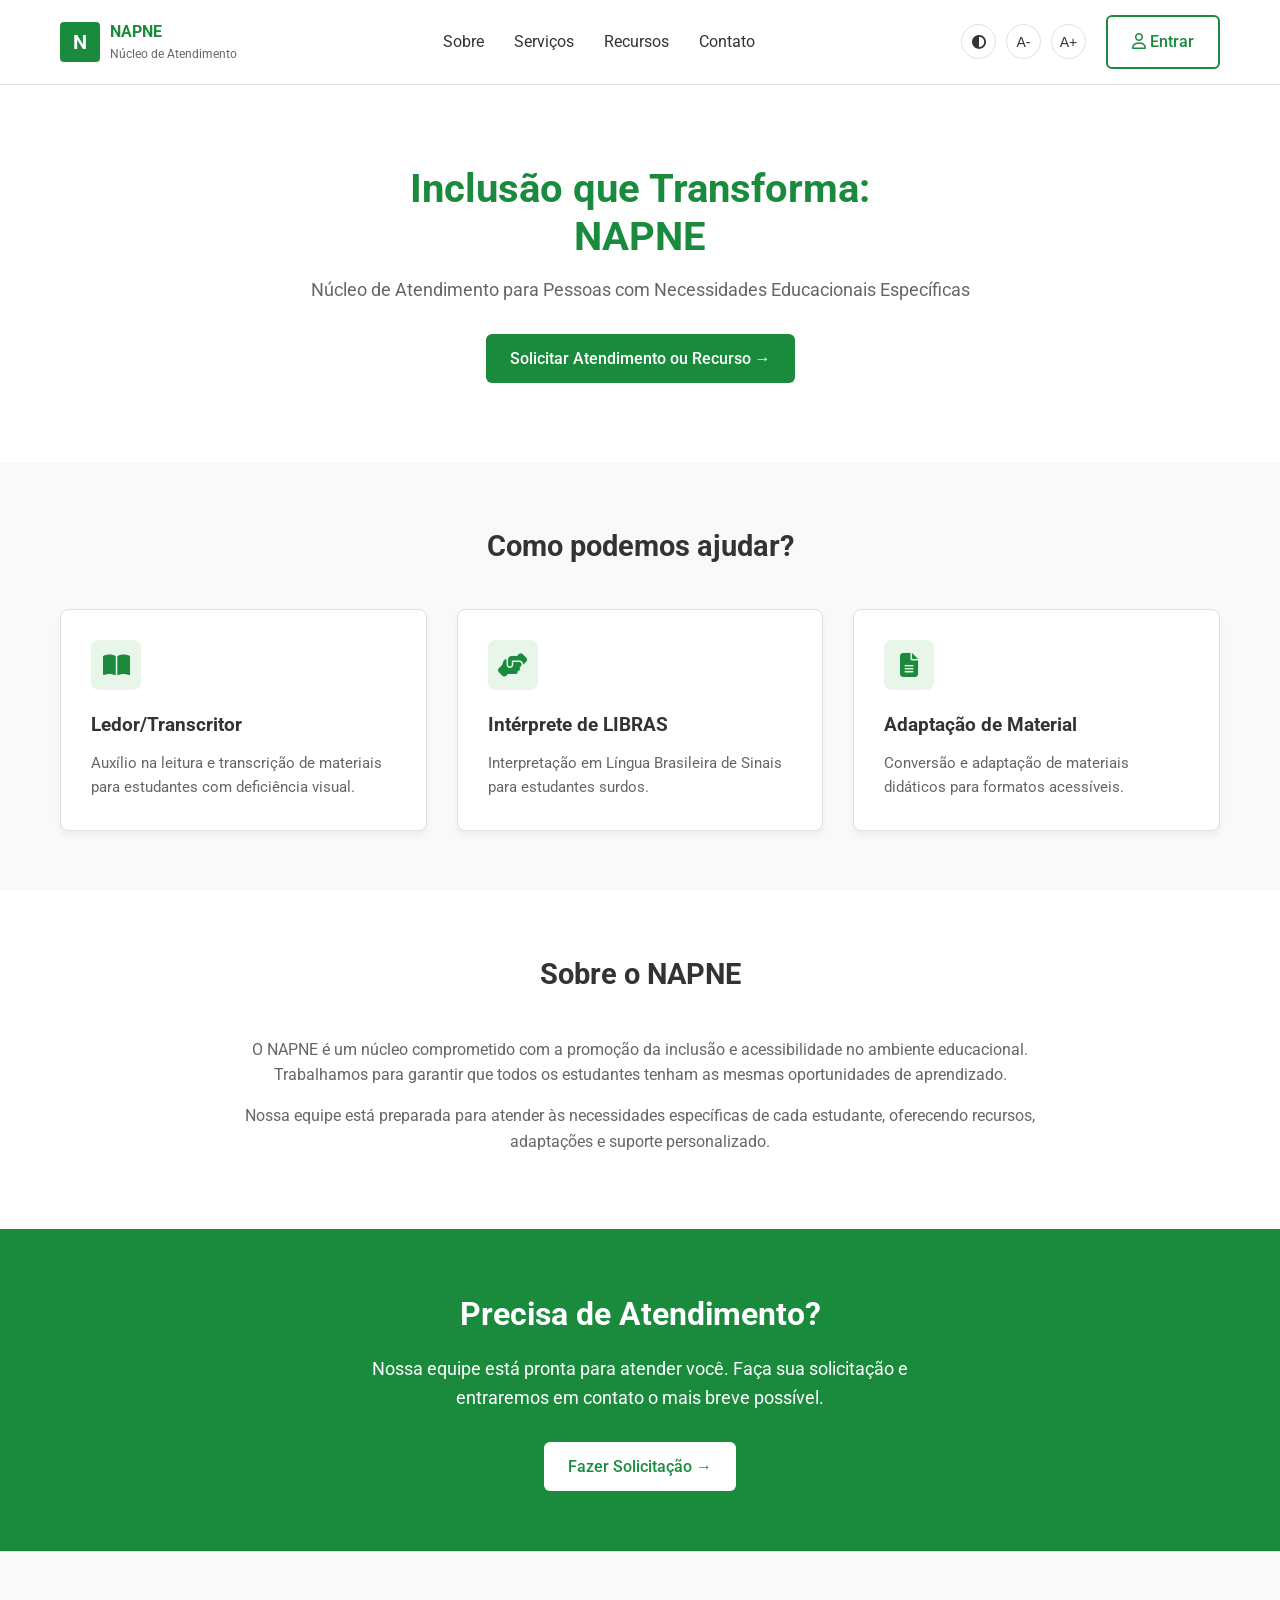
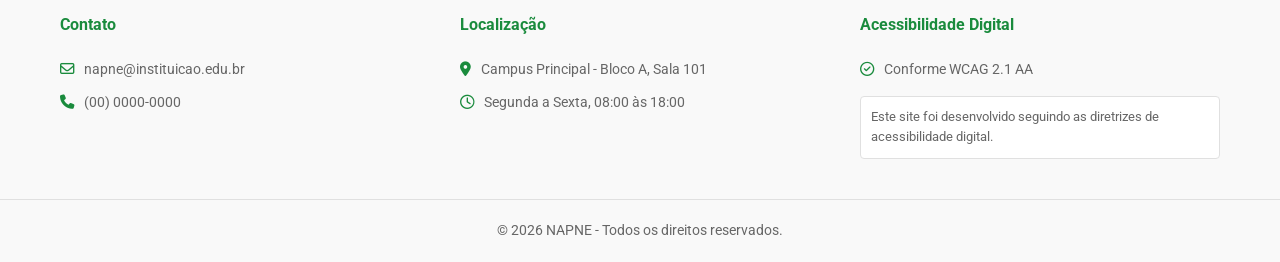
<file: index.html>
<!DOCTYPE html>
<html lang="pt-BR">

<head>
    <meta charset="UTF-8">
    <meta name="viewport" content="width=device-width, initial-scale=1.0">
    <title>NAPNE - Núcleo de Atendimento</title>
    <link href="https://fonts.googleapis.com/css2?family=Roboto:wght@400;500;700&display=swap" rel="stylesheet">
    <link rel="stylesheet" href="https://cdnjs.cloudflare.com/ajax/libs/font-awesome/6.4.0/css/all.min.css">
    <link rel="stylesheet" href="styles.css">
</head>

<body>

    <header class="header">
        <div class="container header-content">
            <div class="logo">
                <div class="logo-icon">N</div>
                <div>
                    <strong>NAPNE</strong>
                    <span>Núcleo de Atendimento</span>
                </div>
            </div>

            <nav class="main-nav" aria-label="Navegação Principal">
                <ul>
                    <li><a href="#">Sobre</a></li>
                    <li><a href="#">Serviços</a></li>
                    <li><a href="#">Recursos</a></li>
                    <li><a href="#">Contato</a></li>
                </ul>
            </nav>

            <div class="header-actions">
                <div class="accessibility-tools" aria-label="Ferramentas de acessibilidade">
                    <button id="btn-contrast" aria-label="Alto Contraste"><i class="fas fa-adjust"></i></button>
                    <button id="btn-decrease" aria-label="Diminuir fonte">A-</button>
                    <button id="btn-increase" aria-label="Aumentar fonte">A+</button>
                </div>
                <a href="login.html" class="btn btn-outline">
                    <i class="far fa-user"></i> Entrar
                </a>
            </div>
        </div>
    </header>

    <main>
        <section class="hero container">
            <h1>Inclusão que Transforma:<br>NAPNE</h1>
            <p>Núcleo de Atendimento para Pessoas com Necessidades Educacionais Específicas</p>
            <a href="formulario.html" class="btn btn-primary">Solicitar Atendimento ou Recurso &rarr;</a>
        </section>

        <section class="services bg-light">
            <div class="container">
                <h2>Como podemos ajudar?</h2>
                <div class="services-grid">
                    <article class="service-card">
                        <div class="card-icon"><i class="fas fa-book-open"></i></div>
                        <h3>Ledor/Transcritor</h3>
                        <p>Auxílio na leitura e transcrição de materiais para estudantes com deficiência visual.</p>
                    </article>
                    <article class="service-card">
                        <div class="card-icon"><i class="fas fa-hands-helping"></i></div>
                        <h3>Intérprete de LIBRAS</h3>
                        <p>Interpretação em Língua Brasileira de Sinais para estudantes surdos.</p>
                    </article>
                    <article class="service-card">
                        <div class="card-icon"><i class="fas fa-file-alt"></i></div>
                        <h3>Adaptação de Material</h3>
                        <p>Conversão e adaptação de materiais didáticos para formatos acessíveis.</p>
                    </article>
                </div>
            </div>
        </section>

        <section class="about container">
            <h2>Sobre o NAPNE</h2>
            <div class="about-text">
                <p>O NAPNE é um núcleo comprometido com a promoção da inclusão e acessibilidade no ambiente educacional.
                    Trabalhamos para garantir que todos os estudantes tenham as mesmas oportunidades de aprendizado.</p>
                <p>Nossa equipe está preparada para atender às necessidades específicas de cada estudante, oferecendo
                    recursos, adaptações e suporte personalizado.</p>
            </div>
        </section>

        <section class="cta">
            <div class="container">
                <h2>Precisa de Atendimento?</h2>
                <p>Nossa equipe está pronta para atender você. Faça sua solicitação e entraremos em contato o mais breve
                    possível.</p>
                <a href="formulario.html" class="btn btn-light">Fazer Solicitação &rarr;</a>
            </div>
        </section>
    </main>

    <footer class="footer bg-light">
        <div class="container footer-grid">
            <div class="footer-col">
                <h4>Contato</h4>
                <ul>
                    <li><i class="far fa-envelope"></i> napne@instituicao.edu.br</li>
                    <li><i class="fas fa-phone"></i> (00) 0000-0000</li>
                </ul>
            </div>
            <div class="footer-col">
                <h4>Localização</h4>
                <ul>
                    <li><i class="fas fa-map-marker-alt"></i> Campus Principal - Bloco A, Sala 101</li>
                    <li><i class="far fa-clock"></i> Segunda a Sexta, 08:00 às 18:00</li>
                </ul>
            </div>
            <div class="footer-col">
                <h4>Acessibilidade Digital</h4>
                <ul>
                    <li><i class="far fa-check-circle"></i> Conforme WCAG 2.1 AA</li>
                </ul>
                <div class="compliance-box">
                    Este site foi desenvolvido seguindo as diretrizes de acessibilidade digital.
                </div>
            </div>
        </div>
        <div class="footer-bottom">
            <p>&copy; 2026 NAPNE - Todos os direitos reservados.</p>
        </div>
    </footer>
    <script src="script.js"></script>
</body>

</html>
</file>
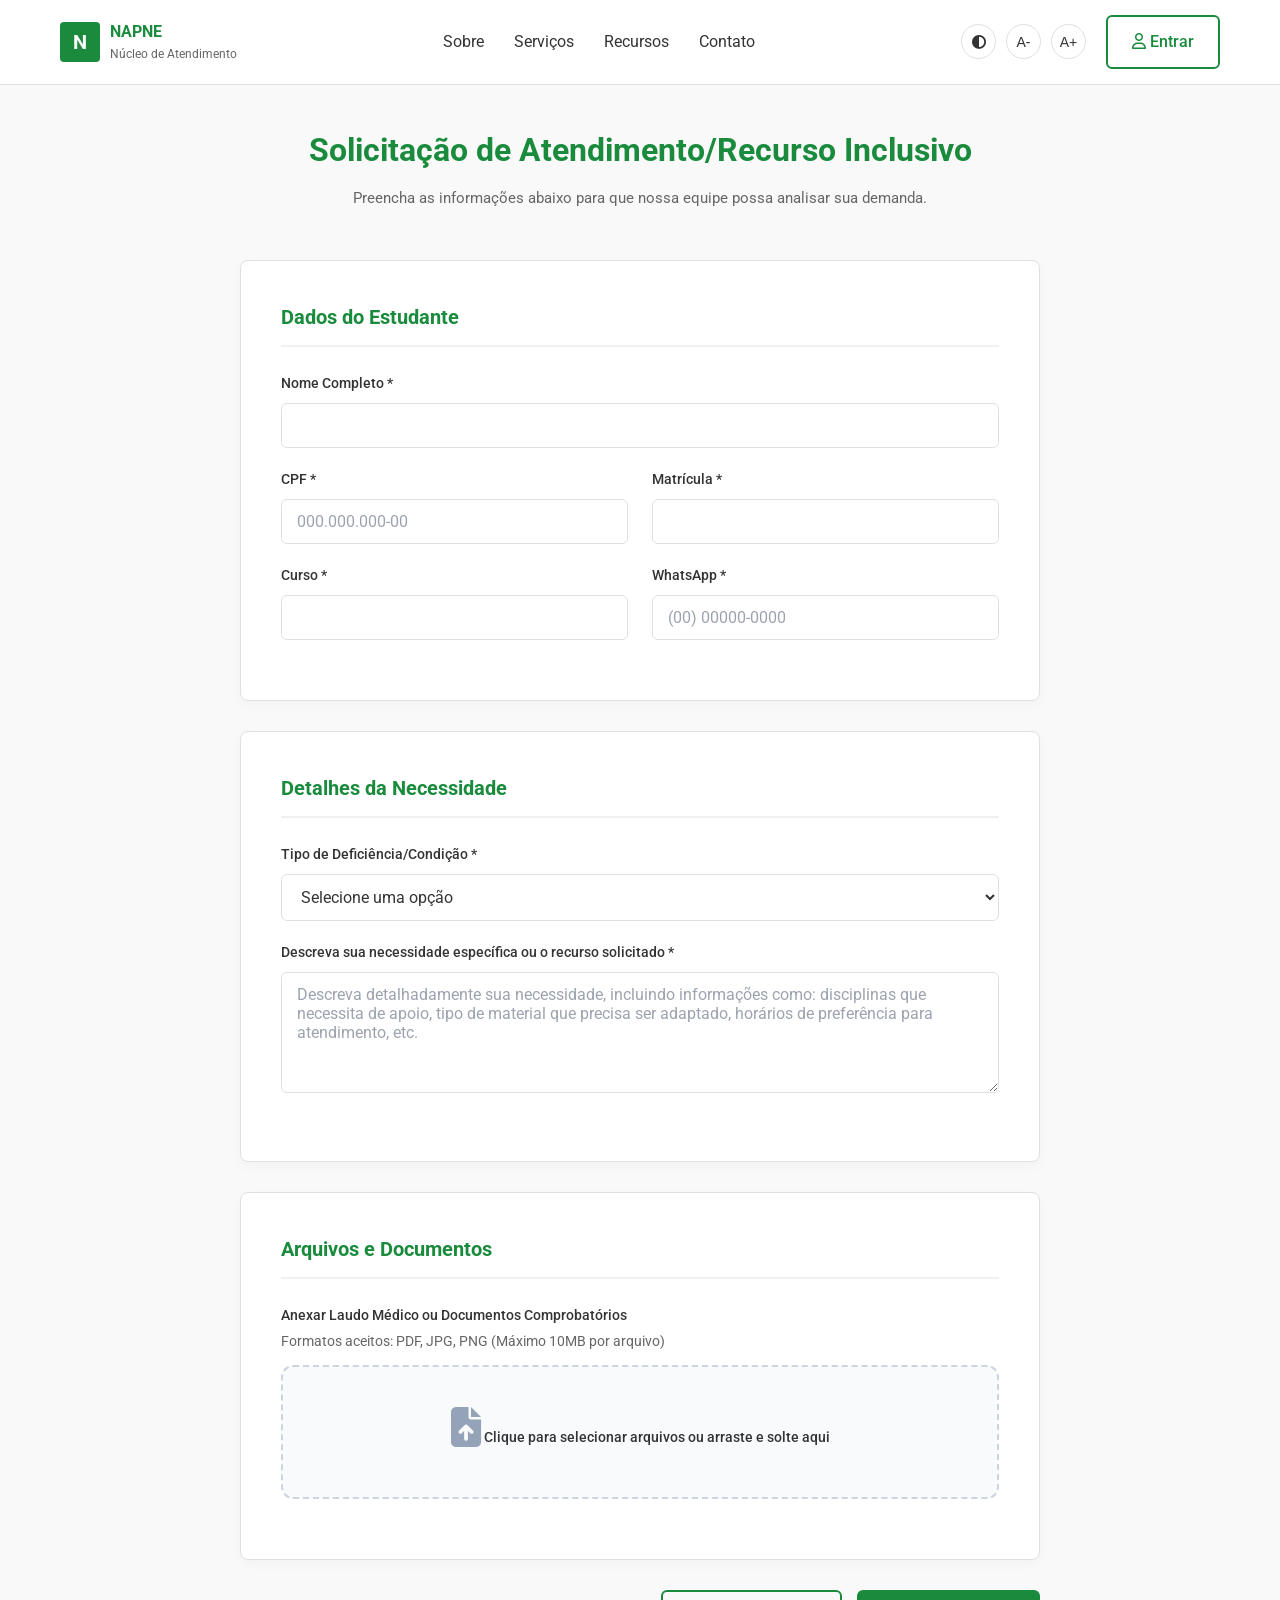
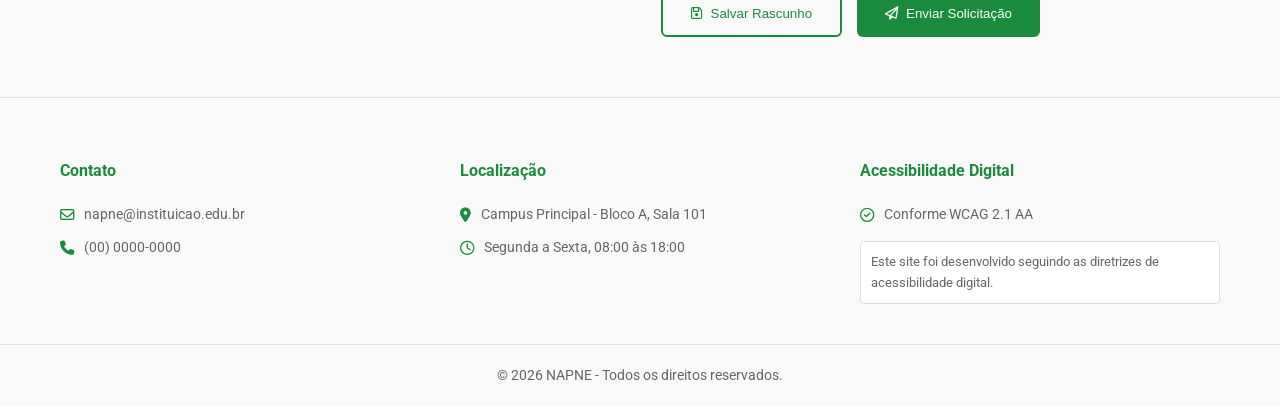
<file: formulario.html>
<!DOCTYPE html>
<html lang="pt-BR">

<head>
    <meta charset="UTF-8">
    <meta name="viewport" content="width=device-width, initial-scale=1.0">
    <title>Solicitação de Atendimento - NAPNE</title>
    <link href="https://fonts.googleapis.com/css2?family=Roboto:wght@400;500;700&display=swap" rel="stylesheet">
    <link rel="stylesheet" href="https://cdnjs.cloudflare.com/ajax/libs/font-awesome/6.4.0/css/all.min.css">
    <link rel="stylesheet" href="styles.css">
</head>

<body class="bg-light">

    <header class="header">
        <div class="container header-content">
            <div class="logo">
                <div class="logo-icon">N</div>
                <div>
                    <strong>NAPNE</strong>
                    <span>Núcleo de Atendimento</span>
                </div>
            </div>

            <nav class="main-nav" aria-label="Navegação Principal">
                <ul>
                    <li><a href="index.html">Sobre</a></li>
                    <li><a href="index.html">Serviços</a></li>
                    <li><a href="index.html">Recursos</a></li>
                    <li><a href="index.html">Contato</a></li>
                </ul>
            </nav>

            <div class="header-actions">
                <div class="accessibility-tools" aria-label="Ferramentas de acessibilidade">
                    <button id="btn-contrast" aria-label="Alto Contraste"><i class="fas fa-adjust"></i></button>
                    <button id="btn-decrease" aria-label="Diminuir fonte">A-</button>
                    <button id="btn-increase" aria-label="Aumentar fonte">A+</button>
                </div>
                <a href="login.html" class="btn btn-outline">
                    <i class="far fa-user"></i> Entrar
                </a>
            </div>
        </div>
    </header>

    <main class="container">
        <div class="form-header">
            <h1>Solicitação de Atendimento/Recurso Inclusivo</h1>
            <p>Preencha as informações abaixo para que nossa equipe possa analisar sua demanda.</p>
        </div>

        <form action="#" class="request-form">

            <section class="form-section">
                <h2>Dados do Estudante</h2>

                <div class="form-group">
                    <label for="nome">Nome Completo *</label>
                    <input type="text" id="nome" class="form-control" required>
                </div>

                <div class="form-grid-2">
                    <div class="form-group">
                        <label for="cpf_aluno">CPF *</label>
                        <input type="text" id="cpf_aluno" class="form-control" placeholder="000.000.000-00" required>
                    </div>
                    <div class="form-group">
                        <label for="matricula">Matrícula *</label>
                        <input type="text" id="matricula" class="form-control" required>
                    </div>
                </div>

                <div class="form-grid-2">
                    <div class="form-group">
                        <label for="curso">Curso *</label>
                        <input type="text" id="curso" class="form-control" required>
                    </div>
                    <div class="form-group">
                        <label for="whatsapp">WhatsApp *</label>
                        <input type="tel" id="whatsapp" class="form-control" placeholder="(00) 00000-0000" required>
                    </div>
                </div>
            </section>

            <section class="form-section">
                <h2>Detalhes da Necessidade</h2>

                <div class="form-group">
                    <label for="tipo_deficiencia">Tipo de Deficiência/Condição *</label>
                    <select id="tipo_deficiencia" class="form-control" required>
                        <option value="" disabled selected>Selecione uma opção</option>
                        <option value="visual">Deficiência Visual</option>
                        <option value="auditiva">Deficiência Auditiva / Surdez</option>
                        <option value="motora">Deficiência Física / Motora</option>
                        <option value="intelectual">Deficiência Intelectual</option>
                        <option value="tea">Transtorno do Espectro Autista (TEA)</option>
                        <option value="tdah">TDAH ou outros transtornos de aprendizagem</option>
                        <option value="outros">Outros</option>
                    </select>
                </div>

                <div class="form-group">
                    <label for="descricao">Descreva sua necessidade específica ou o recurso solicitado *</label>
                    <textarea id="descricao" class="form-control" rows="5"
                        placeholder="Descreva detalhadamente sua necessidade, incluindo informações como: disciplinas que necessita de apoio, tipo de material que precisa ser adaptado, horários de preferência para atendimento, etc."
                        required></textarea>
                </div>
            </section>

            <section class="form-section">
                <h2>Arquivos e Documentos</h2>
                <div class="form-group">
                    <label>Anexar Laudo Médico ou Documentos Comprobatórios</label>
                    <span class="help-text">Formatos aceitos: PDF, JPG, PNG (Máximo 10MB por arquivo)</span>

                    <div class="upload-zone">
                        <input type="file" id="arquivo" hidden accept=".pdf,.jpg,.jpeg,.png" multiple>
                        <label for="arquivo" class="upload-label">
                            <i class="fas fa-file-upload"></i>
                            <span>Clique para selecionar arquivos ou arraste e solte aqui</span>
                        </label>
                    </div>
                </div>
            </section>

            <div class="form-actions">
                <button type="button" class="btn btn-outline">
                    <i class="far fa-save"></i> Salvar Rascunho
                </button>
                <button type="submit" class="btn btn-primary">
                    <i class="far fa-paper-plane"></i> Enviar Solicitação
                </button>
            </div>

        </form>
    </main>

    <footer class="footer bg-light">
        <div class="container footer-grid">
            <div class="footer-col">
                <h4>Contato</h4>
                <ul>
                    <li><i class="far fa-envelope"></i> napne@instituicao.edu.br</li>
                    <li><i class="fas fa-phone"></i> (00) 0000-0000</li>
                </ul>
            </div>
            <div class="footer-col">
                <h4>Localização</h4>
                <ul>
                    <li><i class="fas fa-map-marker-alt"></i> Campus Principal - Bloco A, Sala 101</li>
                    <li><i class="far fa-clock"></i> Segunda a Sexta, 08:00 às 18:00</li>
                </ul>
            </div>
            <div class="footer-col">
                <h4>Acessibilidade Digital</h4>
                <ul>
                    <li><i class="far fa-check-circle"></i> Conforme WCAG 2.1 AA</li>
                </ul>
                <div class="compliance-box">
                    Este site foi desenvolvido seguindo as diretrizes de acessibilidade digital.
                </div>
            </div>
        </div>
        <div class="footer-bottom">
            <p>&copy; 2026 NAPNE - Todos os direitos reservados.</p>
        </div>
    </footer>
    <script src="script.js"></script>
</body>

</html>
</file>
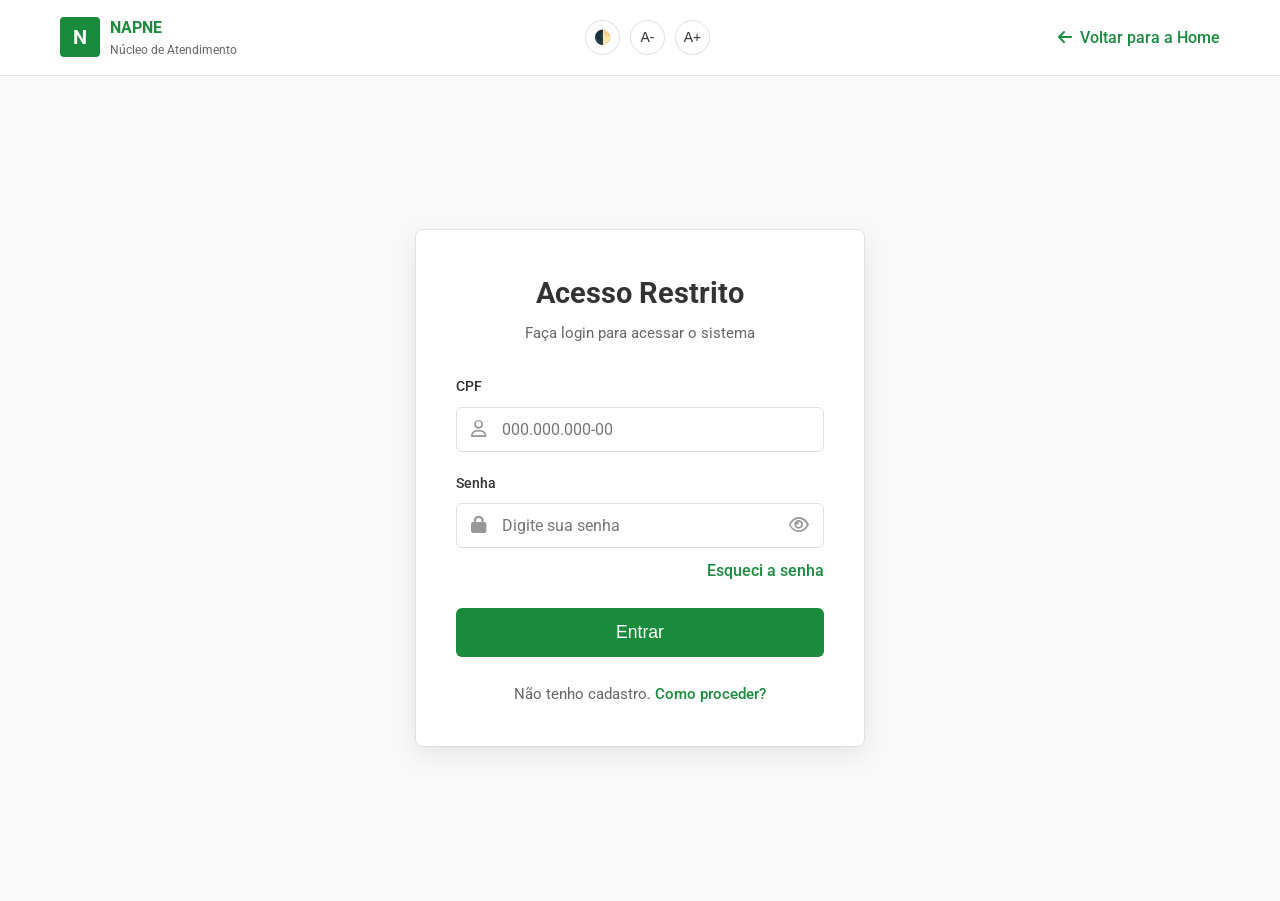
<file: login.html>
<!DOCTYPE html>
<html lang="pt-BR">

<head>
    <meta charset="UTF-8">
    <meta name="viewport" content="width=device-width, initial-scale=1.0">
    <title>Login - NAPNE</title>
    <link href="https://fonts.googleapis.com/css2?family=Roboto:wght@400;500;700&display=swap" rel="stylesheet">
    <link rel="stylesheet" href="https://cdnjs.cloudflare.com/ajax/libs/font-awesome/6.4.0/css/all.min.css">
    <link rel="stylesheet" href="styles.css">
</head>

<body class="bg-light">
    <header class="header">
        <div class="container header-content">
            <div class="logo">
                <div class="logo-icon">N</div>
                <div>
                    <strong>NAPNE</strong>
                    <span>Núcleo de Atendimento</span>
                </div>
            </div>
            <div class="accessibility-tools" aria-label="Ferramentas de acessibilidade">
                <button id="btn-contrast" aria-label="Alto Contraste">🌓</button>
                <button id="btn-decrease" aria-label="Diminuir fonte">A-</button>
                <button id="btn-increase" aria-label="Aumentar fonte">A+</button>
            </div>
            <a href="index.html" class="back-link">
                <i class="fas fa-arrow-left"></i> Voltar para a Home
            </a>
        </div>
    </header>

    <main class="login-wrapper">
        <div class="login-card">
            <div class="login-header-text">
                <h1>Acesso Restrito</h1>
                <p>Faça login para acessar o sistema</p>
            </div>

            <form action="#" class="login-form">
                <div class="form-group">
                    <label for="cpf">CPF</label>
                    <div class="input-container">
                        <i class="far fa-user input-icon"></i>
                        <input type="text" id="cpf" placeholder="000.000.000-00" required aria-label="Digite seu CPF">
                    </div>
                </div>

                <div class="form-group">
                    <label for="senha">Senha</label>
                    <div class="input-container">
                        <i class="fas fa-lock input-icon"></i>
                        <input type="password" id="senha" placeholder="Digite sua senha" required
                            aria-label="Digite sua senha">
                        <button type="button" class="toggle-password" aria-label="Mostrar senha">
                            <i class="far fa-eye"></i>
                        </button>
                    </div>
                </div>

                <div class="forgot-password">
                    <a href="#">Esqueci a senha</a>
                </div>

                <button type="submit" class="btn btn-primary btn-block">Entrar</button>

                <div class="register-link">
                    <p>Não tenho cadastro. <a href="#">Como proceder?</a></p>
                </div>
            </form>
        </div>
    </main>
    <script src="script.js"></script>
</body>

</html>
</file>
<file: styles.css>
/* =========================================
   VARIÁVEIS E RESET
   ========================================= */
:root {
    --primary-color: #1a8b3d;
    --primary-hover: #146c2f;
    --text-main: #333333;
    --text-light: #666666;
    --bg-white: #ffffff;
    --bg-light: #f9f9f9;
    --border-color: #e0e0e0;
    --font-family: 'Roboto', sans-serif;
}

* {
    margin: 0;
    padding: 0;
    box-sizing: border-box; /* Garante que os paddings não quebrem o tamanho das caixas */
}

body {
    font-family: var(--font-family);
    color: var(--text-main);
    line-height: 1.6;
    background-color: var(--bg-white);
}

a { text-decoration: none; color: inherit; }
ul { list-style: none; }

.container {
    max-width: 1200px;
    margin: 0 auto;
    padding: 0 20px;
}

.bg-light { background-color: var(--bg-light); }

/* =========================================
   COMPONENTES GLOBAIS (Botões e Cards)
   ========================================= */
.btn {
    display: inline-block;
    padding: 12px 24px;
    border-radius: 6px;
    font-weight: 500;
    cursor: pointer;
    transition: all 0.3s ease;
    text-align: center;
}

.btn-primary { background-color: var(--primary-color); color: var(--bg-white); border: none; }
.btn-primary:hover { background-color: var(--primary-hover); }

.btn-outline { background-color: transparent; color: var(--primary-color); border: 2px solid var(--primary-color); }
.btn-outline:hover { background-color: var(--primary-color); color: var(--bg-white); }

.btn-light { background-color: var(--bg-white); color: var(--primary-color); border: none; }
.btn-light:hover { background-color: var(--bg-light); }

.btn-block { width: 100%; display: block; font-size: 1.1rem; padding: 14px; }

/* Estilo Base para os Cards e Formulários (com padding removido daqui para focar na borda) */
.service-card, .login-card {
    background-color: var(--bg-white);
    border-radius: 8px;
    border: 1px solid var(--border-color);
}

/* Estilo Base para todos os Inputs de formulário */
.form-control, .input-container input {
    width: 100%;
    padding: 12px 15px;
    border: 1px solid var(--border-color);
    border-radius: 6px;
    font-family: var(--font-family);
    font-size: 1rem;
    color: var(--text-main);
    background-color: var(--bg-white);
    outline: none;
    transition: border-color 0.3s, box-shadow 0.3s;
}

.form-control:focus, .input-container input:focus {
    border-color: var(--primary-color);
    box-shadow: 0 0 0 3px rgba(26, 139, 61, 0.1);
}

/* =========================================
   CABEÇALHO (Header)
   ========================================= */
.header { border-bottom: 1px solid var(--border-color); padding: 15px 0; background: var(--bg-white); }
.header-content { display: flex; justify-content: space-between; align-items: center; }

.logo { display: flex; align-items: center; gap: 10px; color: var(--primary-color); }
.logo-icon {
    background-color: var(--primary-color);
    color: var(--bg-white);
    width: 40px; height: 40px;
    display: flex; justify-content: center; align-items: center;
    font-weight: bold; font-size: 20px; border-radius: 4px;
}
.logo span { display: block; font-size: 12px; color: var(--text-light); }

.main-nav ul { display: flex; gap: 30px; }
.main-nav a:hover { color: var(--primary-color); font-weight: 500; }

.header-actions { display: flex; align-items: center; gap: 20px; }
.accessibility-tools { display: flex; gap: 10px; }
.accessibility-tools button {
    background: none; border: 1px solid var(--border-color); border-radius: 50%;
    width: 35px; height: 35px; cursor: pointer; font-size: 14px; color: var(--text-main);
}
.accessibility-tools button:hover { background-color: var(--bg-light); }

.back-link { color: var(--primary-color); font-weight: 500; display: flex; align-items: center; gap: 8px; transition: color 0.3s; }
.back-link:hover { color: var(--primary-hover); }

/* =========================================
   PÁGINA INICIAL (Home)
   ========================================= */
.hero, .about, .cta, .services { text-align: center; }
.hero { padding: 80px 20px; }
.hero h1 { font-size: 2.5rem; color: var(--primary-color); margin-bottom: 15px; line-height: 1.2; }
.hero p { font-size: 1.1rem; color: var(--text-light); margin-bottom: 30px; }

.services { padding: 60px 0; }
.services h2, .about h2 { margin-bottom: 40px; font-size: 1.8rem; }
.services-grid { display: grid; grid-template-columns: repeat(auto-fit, minmax(300px, 1fr)); gap: 30px; }

.service-card { padding: 30px; text-align: left; box-shadow: 0 4px 6px rgba(0,0,0,0.05); transition: transform 0.3s ease; }
.service-card:hover { transform: translateY(-5px); }
.card-icon { background-color: #e8f5e9; color: var(--primary-color); width: 50px; height: 50px; display: flex; align-items: center; justify-content: center; border-radius: 8px; font-size: 24px; margin-bottom: 20px; }
.service-card h3 { margin-bottom: 10px; font-size: 1.2rem; }
.service-card p { color: var(--text-light); font-size: 0.95rem; }

.about { padding: 60px 20px; }
.about-text { max-width: 800px; margin: 0 auto; color: var(--text-light); }
.about-text p { margin-bottom: 15px; }

.cta { background-color: var(--primary-color); color: var(--bg-white); padding: 60px 20px; }
.cta h2 { font-size: 2rem; margin-bottom: 15px; }
.cta p { margin-bottom: 30px; font-size: 1.1rem; max-width: 600px; margin-left: auto; margin-right: auto; }

/* =========================================
   RODAPÉ (Footer)
   ========================================= */
.footer { padding: 60px 0 20px; border-top: 1px solid var(--border-color); }
.footer-grid { display: grid; grid-template-columns: repeat(auto-fit, minmax(250px, 1fr)); gap: 40px; margin-bottom: 40px; }
.footer-col h4 { color: var(--primary-color); margin-bottom: 20px; }
.footer-col ul li { margin-bottom: 10px; color: var(--text-light); display: flex; align-items: center; gap: 10px; font-size: 0.9rem; }
.footer-col ul li i { color: var(--primary-color); }
.compliance-box { margin-top: 15px; padding: 10px; border: 1px solid var(--border-color); border-radius: 4px; font-size: 0.8rem; color: var(--text-light); background: var(--bg-white); }
.footer-bottom { text-align: center; padding-top: 20px; border-top: 1px solid var(--border-color); font-size: 0.85rem; color: var(--text-light); }

/* =========================================
   TELA DE LOGIN
   ========================================= */
.login-wrapper { display: flex; justify-content: center; align-items: center; min-height: calc(100vh - 75px); padding: 40px 20px; }
.login-card { width: 100%; max-width: 450px; padding: 40px; box-shadow: 0 8px 24px rgba(0, 0, 0, 0.08); }

.login-header-text, .form-header { text-align: center; margin-bottom: 30px; }
.login-header-text h1, .form-header h1 { font-size: 1.8rem; color: var(--text-main); margin-bottom: 5px; }
.form-header h1 { font-size: 2rem; color: var(--primary-color); margin-bottom: 10px; }
.login-header-text p, .form-header p { color: var(--text-light); font-size: 0.95rem; }

.form-group { margin-bottom: 20px; }
.form-group label { display: block; margin-bottom: 8px; font-weight: 500; font-size: 0.9rem; color: var(--text-main); }

.input-container { position: relative; display: flex; align-items: center; }
.input-icon { position: absolute; left: 15px; color: #999; font-size: 1.1rem; }
.input-container input { padding-left: 45px; }

.toggle-password { position: absolute; right: 15px; background: none; border: none; color: #999; cursor: pointer; font-size: 1.1rem; }
.toggle-password:hover { color: var(--text-main); }

.forgot-password { text-align: right; margin-bottom: 25px; margin-top: -10px; }
.register-link { text-align: center; margin-top: 25px; font-size: 0.95rem; color: var(--text-light); }

.forgot-password a, .register-link a { color: var(--primary-color); font-weight: 500;}
.forgot-password a:hover, .register-link a:hover { text-decoration: underline; }

/* =========================================
   TELA DE FORMULÁRIO (CORRIGIDA)
   ========================================= */
.form-header { padding: 40px 20px 20px; }
.request-form { max-width: 800px; margin: 0 auto 60px; }

/* O padding: 40px resolve o problema do texto encostando nas bordas! */
.form-section {
    background-color: var(--bg-white);
    border: 1px solid var(--border-color);
    border-radius: 8px;
    padding: 40px; 
    margin-bottom: 30px;
    box-shadow: 0 4px 12px rgba(0, 0, 0, 0.03);
}

.form-section h2 {
    font-size: 1.25rem;
    color: var(--primary-color);
    margin-bottom: 25px;
    padding-bottom: 12px;
    border-bottom: 2px solid #f0f0f0;
}

.form-grid-2 { display: grid; grid-template-columns: 1fr 1fr; gap: 24px; }

textarea.form-control { resize: vertical; min-height: 120px; }
.form-control::placeholder { color: #9ca3af; font-weight: 400; }

.help-text { display: block; font-size: 0.85rem; color: var(--text-light); margin-bottom: 12px; margin-top: -4px; }

.upload-zone {
    border: 2px dashed #cbd5e1;
    border-radius: 12px;
    padding: 40px 20px;
    text-align: center;
    background-color: #f8fafc;
    transition: all 0.3s ease;
}
.upload-zone:hover { background-color: #f0fdf4; border-color: var(--primary-color); }
.upload-label { cursor: pointer; display: flex; flex-direction: column; align-items: center; gap: 12px; color: var(--primary-color); font-weight: 500; }
.upload-label i { font-size: 2.5rem; color: #94a3b8; transition: color 0.3s; }
.upload-zone:hover .upload-label i { color: var(--primary-color); }

.form-actions { display: flex; justify-content: flex-end; gap: 15px; margin-top: 20px; }
.form-actions .btn { display: flex; align-items: center; gap: 8px; padding: 14px 28px; }

/* =========================================
   RESPONSIVIDADE (Mobile)
   ========================================= */
@media (max-width: 768px) {
    .header-content { flex-direction: column; gap: 20px; }
    .main-nav ul { flex-wrap: wrap; justify-content: center; }
}

@media (max-width: 600px) {
    .form-grid-2 { grid-template-columns: 1fr; gap: 0; }
    .form-actions { flex-direction: column; }
    .form-actions .btn { width: 100%; justify-content: center; }
    .form-section { padding: 20px; } /* Ajuste de espaçamento para telas menores */
}

/* =========================================
   MODO ALTO CONTRASTE (ACESSIBILIDADE)
   ========================================= */
body.high-contrast {
    /* Sobrescrevendo as variáveis de cor para o modo escuro/contraste */
    --primary-color: #ffff00; /* Amarelo bem forte para links e destaques */
    --primary-hover: #e6e600;
    --text-main: #ffffff; /* Texto principal branco */
    --text-light: #cccccc; /* Texto secundário cinza claro */
    --bg-white: #000000; /* Fundo principal preto */
    --bg-light: #121212; /* Fundo secundário quase preto */
    --border-color: #ffff00; /* Bordas amarelas para destacar bem os limites */
}

/* Ajustes específicos para garantir que os inputs e cards fiquem bons no contraste */
body.high-contrast input, 
body.high-contrast textarea,
body.high-contrast select,
body.high-contrast .upload-zone {
    background-color: #000000;
    color: #ffffff;
    border: 1px solid #ffffff;
}

body.high-contrast .btn-primary {
    background-color: transparent;
    color: var(--primary-color);
    border: 2px solid var(--primary-color);
}

body.high-contrast .btn-primary:hover {
    background-color: var(--primary-color);
    color: #000000;
}
</file>
